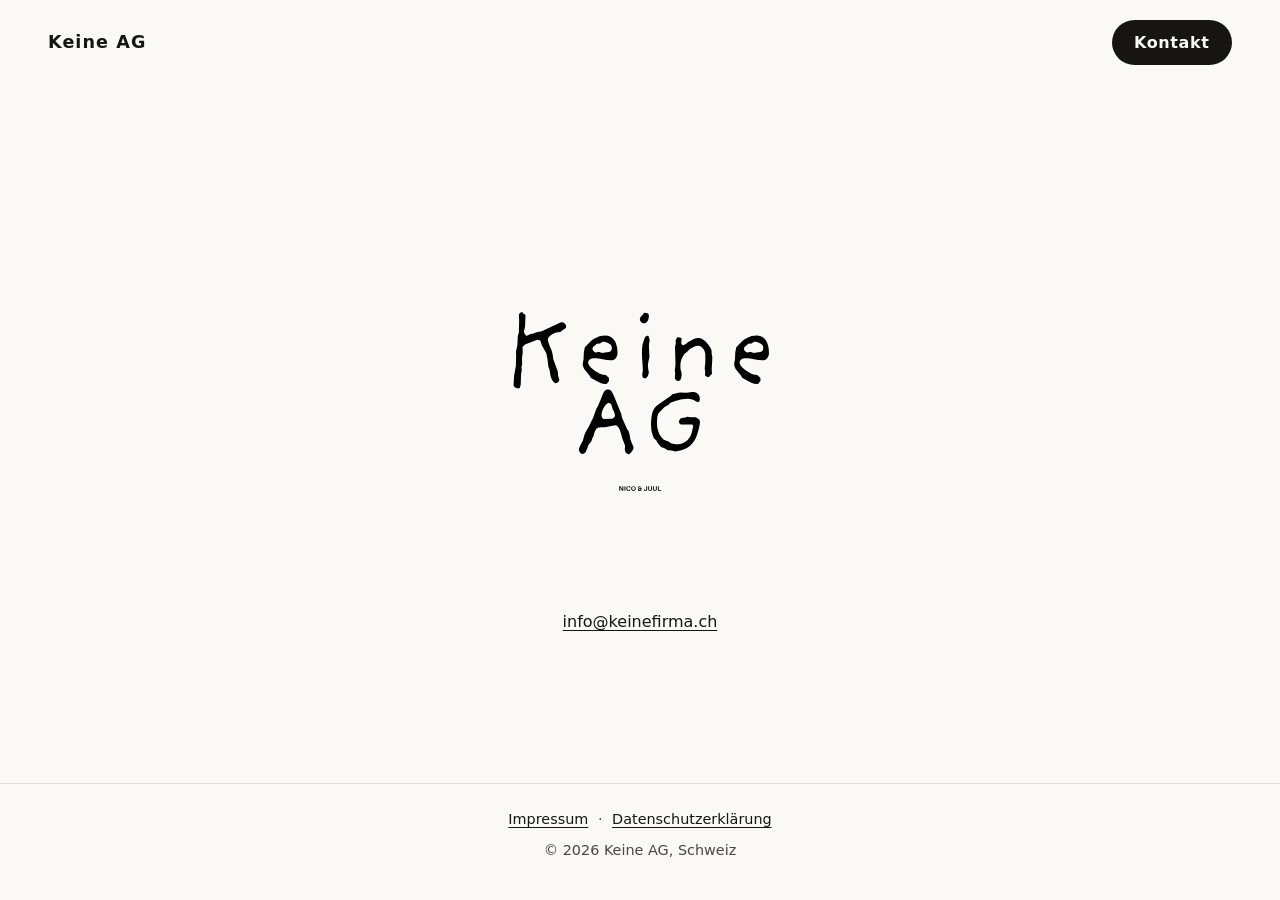
<file: index.html>
<!DOCTYPE html>
<html lang="de-CH">
<head>
  <meta charset="utf-8">
  <meta http-equiv="Content-Security-Policy"
        content="default-src 'none'; img-src 'self'; style-src 'self'; base-uri 'none'; form-action 'none'">
  <meta name="viewport" content="width=device-width, initial-scale=1">
  <meta name="referrer" content="no-referrer">
  <meta name="color-scheme" content="light">
  <meta name="description" content="Keine AG – Nico &amp; Juul. Kontakt: info@keinefirma.ch">
  <title>Keine AG</title>
  <link rel="icon" href="assets/logo.svg" type="image/svg+xml">
  <link rel="stylesheet" href="styles.css">
</head>
<body>
  <header class="site-header">
    <a class="brand" href="index.html">Keine&nbsp;AG</a>
    <a class="button" href="mailto:info@keinefirma.ch">Kontakt</a>
  </header>

  <main class="hero">
    <h1 class="visually-hidden">Keine AG – Nico &amp; Juul</h1>
    <img class="logo" src="assets/logo.svg" width="2000" height="2000"
         alt="Keine AG – Nico &amp; Juul">
    <p class="tagline"><a href="mailto:info@keinefirma.ch">info@keinefirma.ch</a></p>
  </main>

  <footer class="site-footer">
    <nav class="footer-nav" aria-label="Rechtliches">
      <a href="impressum.html">Impressum</a>
      <span aria-hidden="true">·</span>
      <a href="datenschutz.html">Datenschutzerklärung</a>
    </nav>
    <p>© 2026 Keine AG, Schweiz</p>
  </footer>
</body>
</html>
</file>
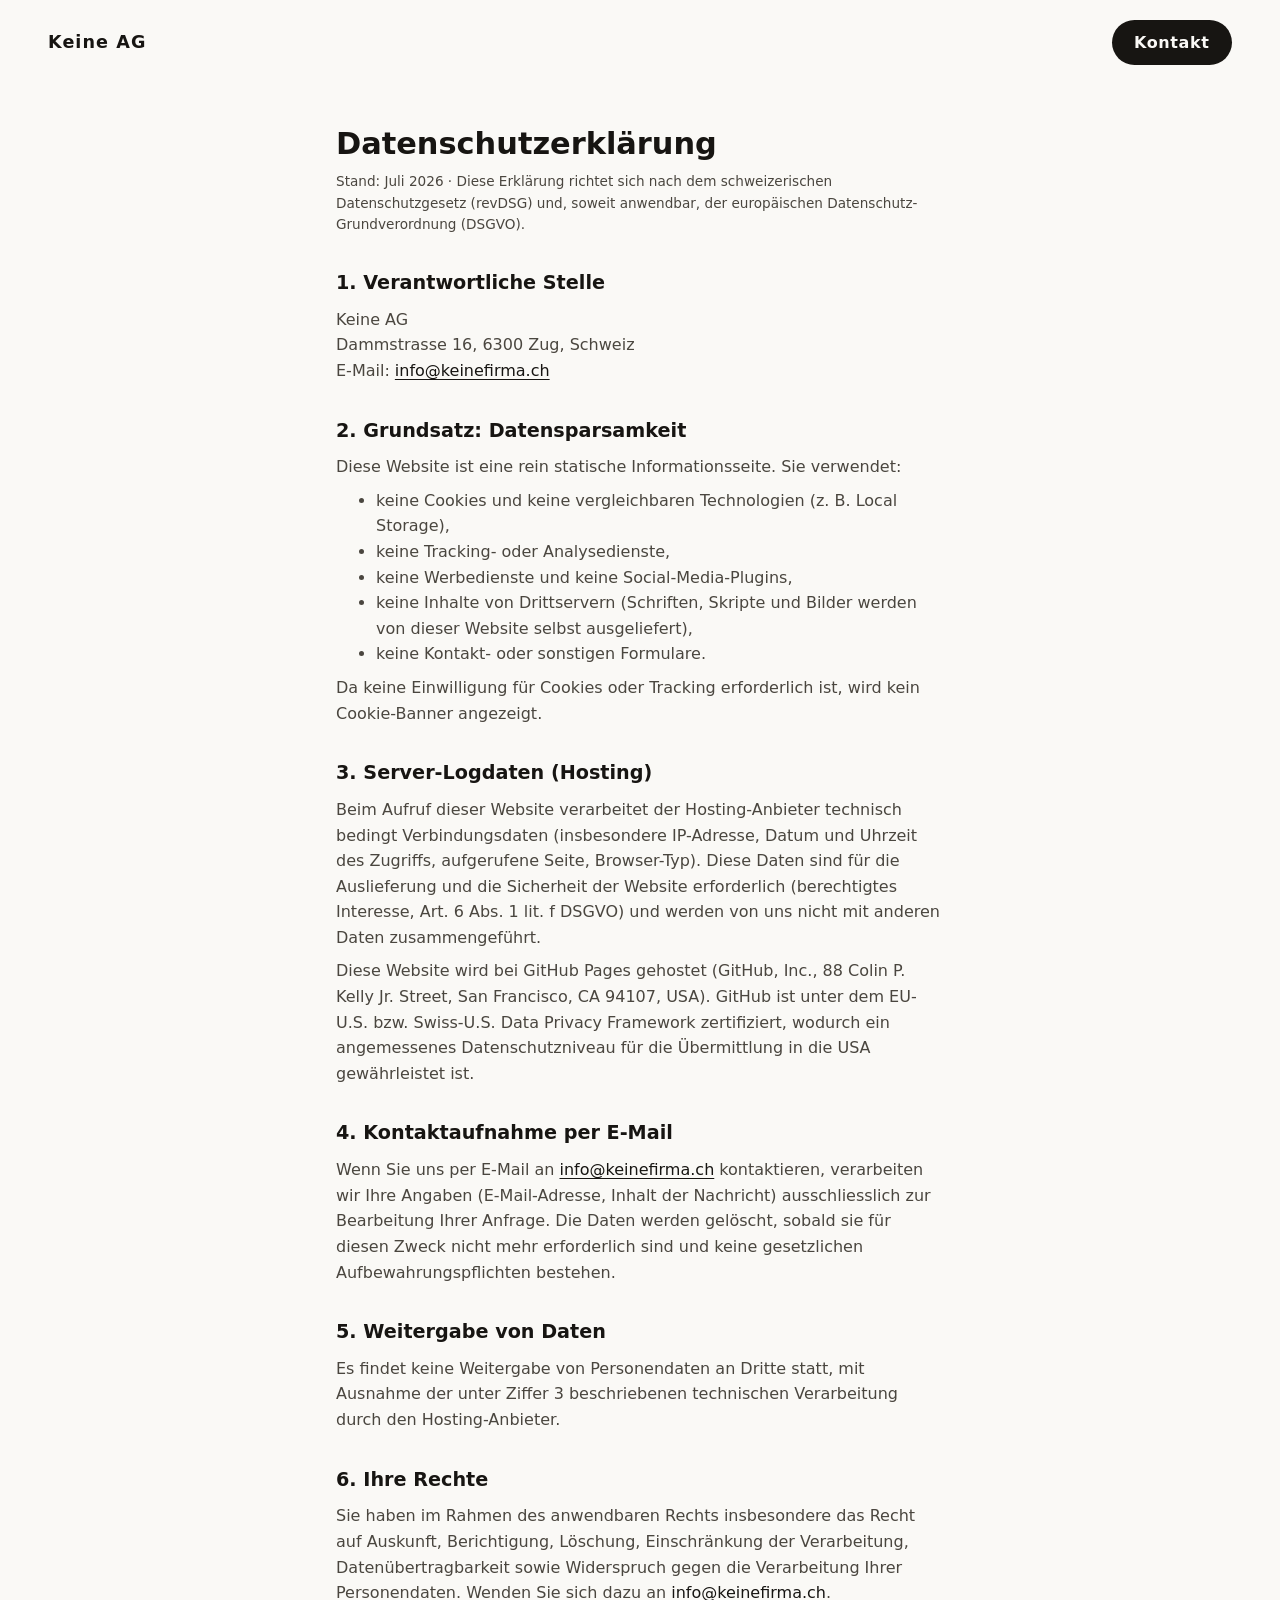
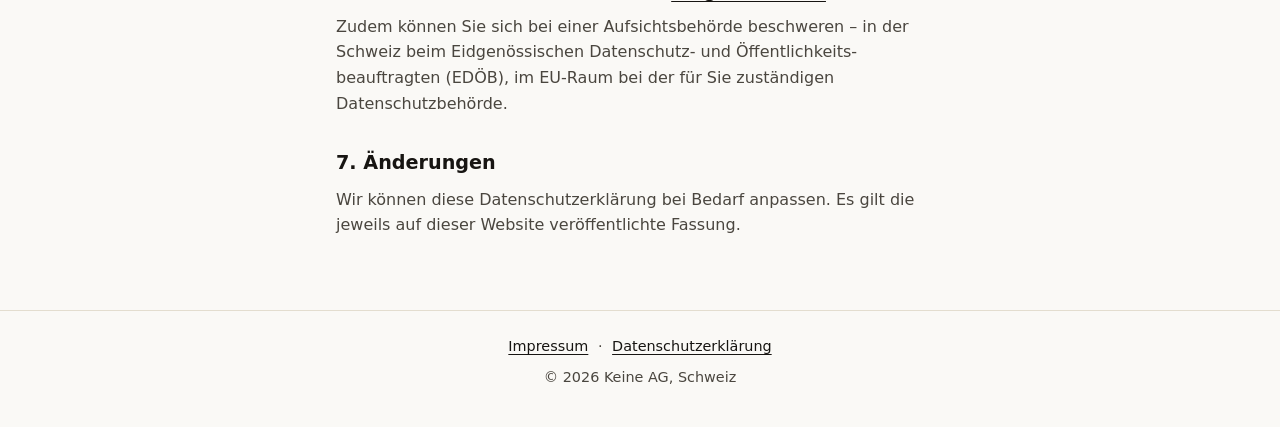
<file: datenschutz.html>
<!DOCTYPE html>
<html lang="de-CH">
<head>
  <meta charset="utf-8">
  <meta http-equiv="Content-Security-Policy"
        content="default-src 'none'; img-src 'self'; style-src 'self'; base-uri 'none'; form-action 'none'">
  <meta name="viewport" content="width=device-width, initial-scale=1">
  <meta name="referrer" content="no-referrer">
  <meta name="color-scheme" content="light">
  <meta name="robots" content="noindex">
  <title>Datenschutzerklärung – Keine AG</title>
  <link rel="icon" href="assets/logo.svg" type="image/svg+xml">
  <link rel="stylesheet" href="styles.css">
</head>
<body>
  <header class="site-header">
    <a class="brand" href="index.html">Keine&nbsp;AG</a>
    <a class="button" href="mailto:info@keinefirma.ch">Kontakt</a>
  </header>

  <main class="legal">
    <h1>Datenschutzerklärung</h1>
    <p class="updated">Stand: Juli 2026 · Diese Erklärung richtet sich nach dem
       schweizerischen Datenschutzgesetz (revDSG) und, soweit anwendbar, der
       europäischen Datenschutz-Grundverordnung (DSGVO).</p>

    <h2>1. Verantwortliche Stelle</h2>
    <p>
      Keine AG<br>
      Dammstrasse 16, 6300 Zug, Schweiz<br>
      E‑Mail: <a href="mailto:info@keinefirma.ch">info@keinefirma.ch</a>
    </p>

    <h2>2. Grundsatz: Datensparsamkeit</h2>
    <p>Diese Website ist eine rein statische Informationsseite. Sie verwendet:</p>
    <ul>
      <li>keine Cookies und keine vergleichbaren Technologien (z.&nbsp;B. Local Storage),</li>
      <li>keine Tracking- oder Analysedienste,</li>
      <li>keine Werbedienste und keine Social-Media-Plugins,</li>
      <li>keine Inhalte von Drittservern (Schriften, Skripte und Bilder werden
          von dieser Website selbst ausgeliefert),</li>
      <li>keine Kontakt- oder sonstigen Formulare.</li>
    </ul>
    <p>Da keine Einwilligung für Cookies oder Tracking erforderlich ist, wird
       kein Cookie-Banner angezeigt.</p>

    <h2>3. Server-Logdaten (Hosting)</h2>
    <p>Beim Aufruf dieser Website verarbeitet der Hosting-Anbieter technisch
       bedingt Verbindungsdaten (insbesondere IP-Adresse, Datum und Uhrzeit
       des Zugriffs, aufgerufene Seite, Browser-Typ). Diese Daten sind für die
       Auslieferung und die Sicherheit der Website erforderlich
       (berechtigtes Interesse, Art. 6 Abs. 1 lit. f DSGVO) und werden von uns
       nicht mit anderen Daten zusammengeführt.</p>
    <p>Diese Website wird bei GitHub Pages gehostet (GitHub, Inc., 88 Colin P.
       Kelly Jr. Street, San Francisco, CA 94107, USA). GitHub ist unter dem
       EU-U.S. bzw. Swiss-U.S. Data Privacy Framework zertifiziert, wodurch ein
       angemessenes Datenschutzniveau für die Übermittlung in die USA
       gewährleistet ist.</p>

    <h2>4. Kontaktaufnahme per E‑Mail</h2>
    <p>Wenn Sie uns per E‑Mail an
       <a href="mailto:info@keinefirma.ch">info@keinefirma.ch</a> kontaktieren,
       verarbeiten wir Ihre Angaben (E‑Mail-Adresse, Inhalt der Nachricht)
       ausschliesslich zur Bearbeitung Ihrer Anfrage. Die Daten werden
       gelöscht, sobald sie für diesen Zweck nicht mehr erforderlich sind und
       keine gesetzlichen Aufbewahrungspflichten bestehen.</p>

    <h2>5. Weitergabe von Daten</h2>
    <p>Es findet keine Weitergabe von Personendaten an Dritte statt, mit
       Ausnahme der unter Ziffer 3 beschriebenen technischen Verarbeitung
       durch den Hosting-Anbieter.</p>

    <h2>6. Ihre Rechte</h2>
    <p>Sie haben im Rahmen des anwendbaren Rechts insbesondere das Recht auf
       Auskunft, Berichtigung, Löschung, Einschränkung der Verarbeitung,
       Datenübertragbarkeit sowie Widerspruch gegen die Verarbeitung Ihrer
       Personendaten. Wenden Sie sich dazu an
       <a href="mailto:info@keinefirma.ch">info@keinefirma.ch</a>.</p>
    <p>Zudem können Sie sich bei einer Aufsichtsbehörde beschweren – in der
       Schweiz beim Eidgenössischen Datenschutz- und Öffentlichkeits­beauftragten
       (EDÖB), im EU-Raum bei der für Sie zuständigen Datenschutzbehörde.</p>

    <h2>7. Änderungen</h2>
    <p>Wir können diese Datenschutzerklärung bei Bedarf anpassen. Es gilt die
       jeweils auf dieser Website veröffentlichte Fassung.</p>
  </main>

  <footer class="site-footer">
    <nav class="footer-nav" aria-label="Rechtliches">
      <a href="impressum.html">Impressum</a>
      <span aria-hidden="true">·</span>
      <a href="datenschutz.html">Datenschutzerklärung</a>
    </nav>
    <p>© 2026 Keine AG, Schweiz</p>
  </footer>
</body>
</html>
</file>
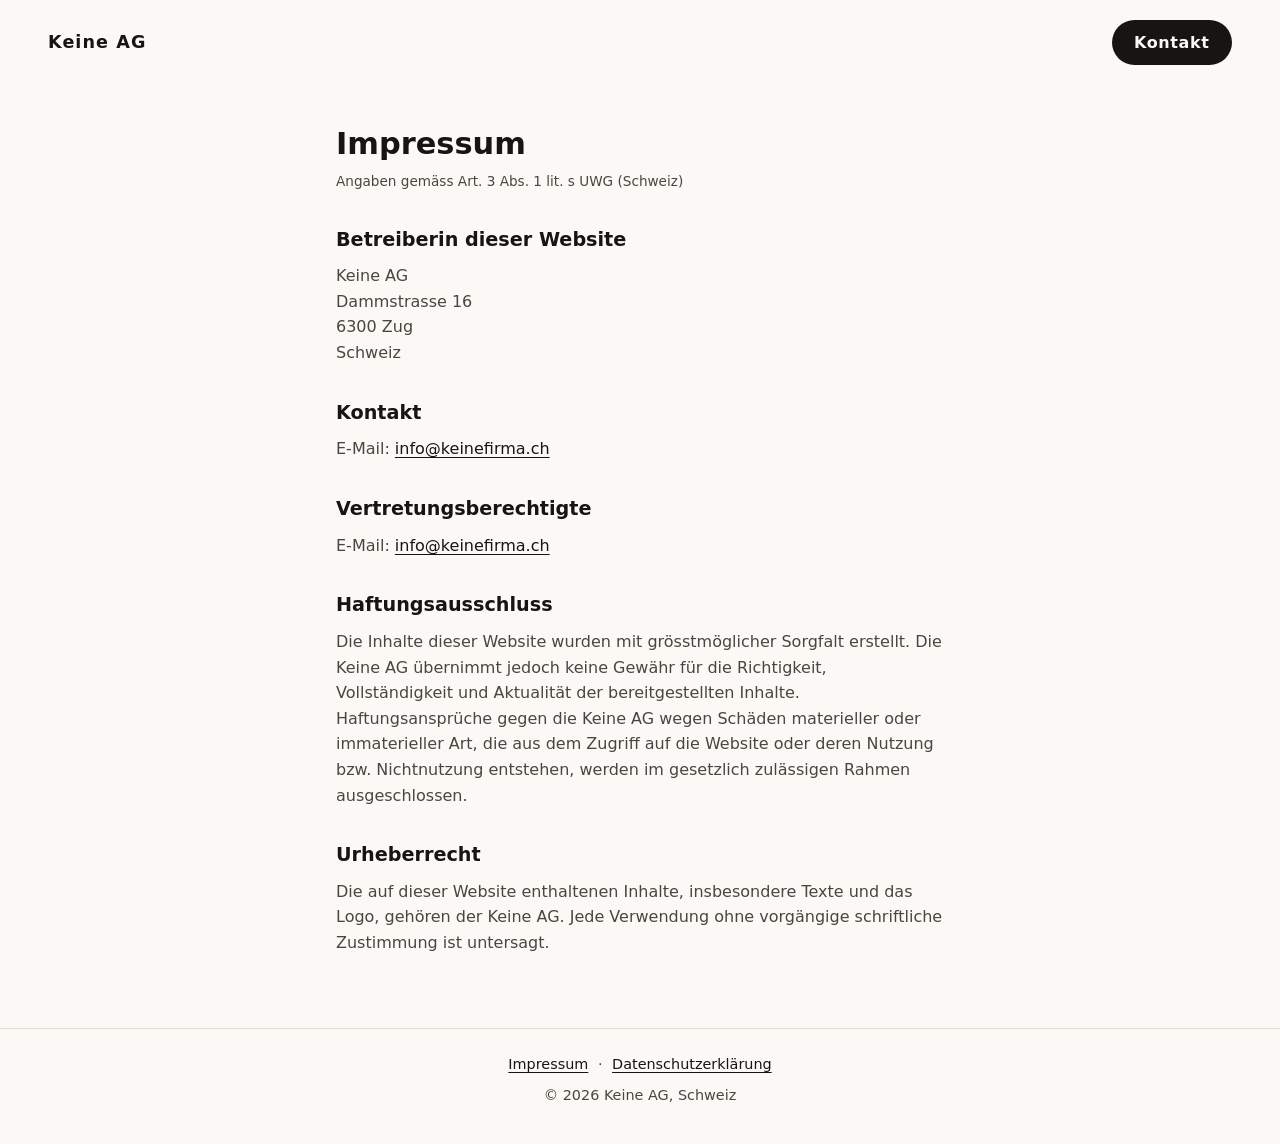
<file: impressum.html>
<!DOCTYPE html>
<html lang="de-CH">
<head>
  <meta charset="utf-8">
  <meta http-equiv="Content-Security-Policy"
        content="default-src 'none'; img-src 'self'; style-src 'self'; base-uri 'none'; form-action 'none'">
  <meta name="viewport" content="width=device-width, initial-scale=1">
  <meta name="referrer" content="no-referrer">
  <meta name="color-scheme" content="light">
  <meta name="robots" content="noindex">
  <title>Impressum – Keine AG</title>
  <link rel="icon" href="assets/logo.svg" type="image/svg+xml">
  <link rel="stylesheet" href="styles.css">
</head>
<body>
  <header class="site-header">
    <a class="brand" href="index.html">Keine&nbsp;AG</a>
    <a class="button" href="mailto:info@keinefirma.ch">Kontakt</a>
  </header>

  <main class="legal">
    <h1>Impressum</h1>
    <p class="updated">Angaben gemäss Art. 3 Abs. 1 lit. s UWG (Schweiz)</p>

    <h2>Betreiberin dieser Website</h2>
    <p>
      Keine AG<br>
      Dammstrasse 16<br>
      6300 Zug<br>
      Schweiz
    </p>

    <h2>Kontakt</h2>
    <p>E‑Mail: <a href="mailto:info@keinefirma.ch">info@keinefirma.ch</a></p>

    <h2>Vertretungsberechtigte</h2>
    <p>E‑Mail: <a href="mailto:info@keinefirma.ch">info@keinefirma.ch</a></p>

    <h2>Haftungsausschluss</h2>
    <p>Die Inhalte dieser Website wurden mit grösstmöglicher Sorgfalt erstellt.
       Die Keine AG übernimmt jedoch keine Gewähr für die Richtigkeit,
       Vollständigkeit und Aktualität der bereitgestellten Inhalte.
       Haftungsansprüche gegen die Keine AG wegen Schäden materieller oder
       immaterieller Art, die aus dem Zugriff auf die Website oder deren
       Nutzung bzw. Nichtnutzung entstehen, werden im gesetzlich zulässigen
       Rahmen ausgeschlossen.</p>

    <h2>Urheberrecht</h2>
    <p>Die auf dieser Website enthaltenen Inhalte, insbesondere Texte und das
       Logo, gehören der Keine AG. Jede Verwendung ohne vorgängige schriftliche
       Zustimmung ist untersagt.</p>
  </main>

  <footer class="site-footer">
    <nav class="footer-nav" aria-label="Rechtliches">
      <a href="impressum.html">Impressum</a>
      <span aria-hidden="true">·</span>
      <a href="datenschutz.html">Datenschutzerklärung</a>
    </nav>
    <p>© 2026 Keine AG, Schweiz</p>
  </footer>
</body>
</html>
</file>
<file: styles.css>
:root {
  --paper: #faf9f6;
  --ink: #171512;
  --ink-soft: #4a463f;
  --line: #e3ddcf;
  --maxw: 44rem;
}

* { box-sizing: border-box; }

html { height: 100%; }

body {
  margin: 0;
  min-height: 100%;
  display: flex;
  flex-direction: column;
  background: var(--paper);
  color: var(--ink);
  font-family: system-ui, -apple-system, "Segoe UI", Roboto, "Helvetica Neue",
               Arial, sans-serif;
  line-height: 1.6;
  -webkit-font-smoothing: antialiased;
}

a { color: var(--ink); text-decoration-thickness: 1px; text-underline-offset: 3px; }

a:focus-visible, .button:focus-visible {
  outline: 3px solid var(--ink);
  outline-offset: 3px;
}

/* Header */
.site-header {
  display: flex;
  align-items: center;
  justify-content: space-between;
  gap: 1rem;
  padding: 1.25rem clamp(1.25rem, 4vw, 3rem);
}

.brand {
  font-weight: 700;
  font-size: 1.1rem;
  letter-spacing: 0.06em;
  text-decoration: none;
}

.button {
  display: inline-block;
  background: var(--ink);
  color: var(--paper);
  text-decoration: none;
  font-weight: 600;
  letter-spacing: 0.04em;
  padding: 0.6rem 1.4rem;
  border-radius: 999px;
  transition: opacity 120ms ease;
}

.button:hover { opacity: 0.82; }

/* Hero */
.hero {
  flex: 1;
  display: flex;
  flex-direction: column;
  align-items: center;
  justify-content: center;
  text-align: center;
  padding: 1rem clamp(1.25rem, 4vw, 3rem) 3rem;
}

.logo {
  width: min(26rem, 82vw);
  height: auto;
}

.tagline {
  max-width: 30rem;
  color: var(--ink-soft);
  margin-top: 0.5rem;
}

/* Footer */
.site-footer {
  border-top: 1px solid var(--line);
  padding: 1.5rem clamp(1.25rem, 4vw, 3rem) 2rem;
  text-align: center;
  font-size: 0.9rem;
  color: var(--ink-soft);
}

.site-footer p { margin: 0.35rem 0; }

.footer-nav { display: flex; justify-content: center; gap: 0.6rem; margin-bottom: 0.5rem; }

/* Legal pages */
.legal {
  width: 100%;
  max-width: var(--maxw);
  margin: 0 auto;
  padding: 1rem clamp(1.25rem, 4vw, 3rem) 4rem;
}

.legal h1 { font-size: 1.9rem; line-height: 1.25; margin: 1.5rem 0 0.5rem; }

.legal h2 { font-size: 1.2rem; margin: 2rem 0 0.4rem; }

.legal p, .legal ul { margin: 0.5rem 0; color: var(--ink-soft); }

.legal .updated { font-size: 0.85rem; }

.placeholder {
  background: #f1e9d8;
  border-radius: 4px;
  padding: 0 0.3rem;
  font-style: italic;
}

/* Utilities */
.visually-hidden {
  position: absolute;
  width: 1px; height: 1px;
  margin: -1px; padding: 0;
  overflow: hidden;
  clip: rect(0 0 0 0);
  white-space: nowrap;
  border: 0;
}
</file>
